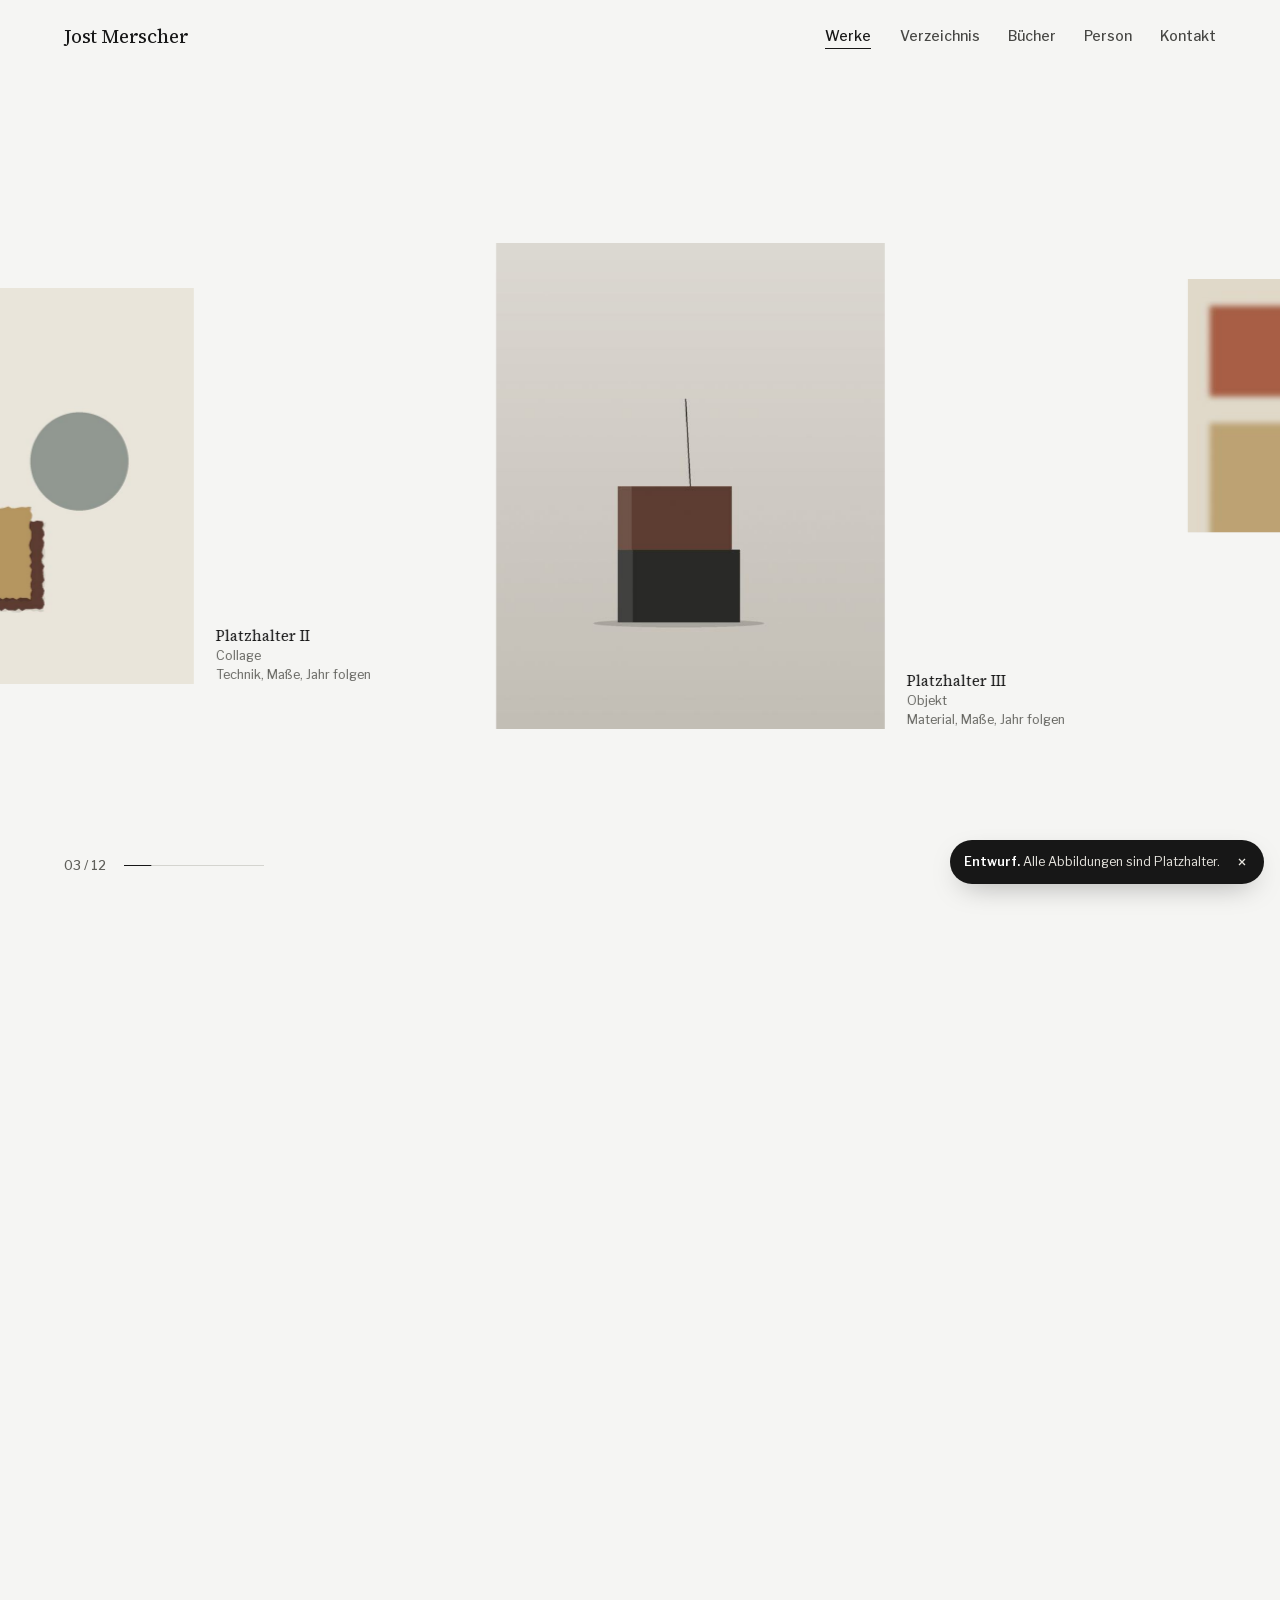
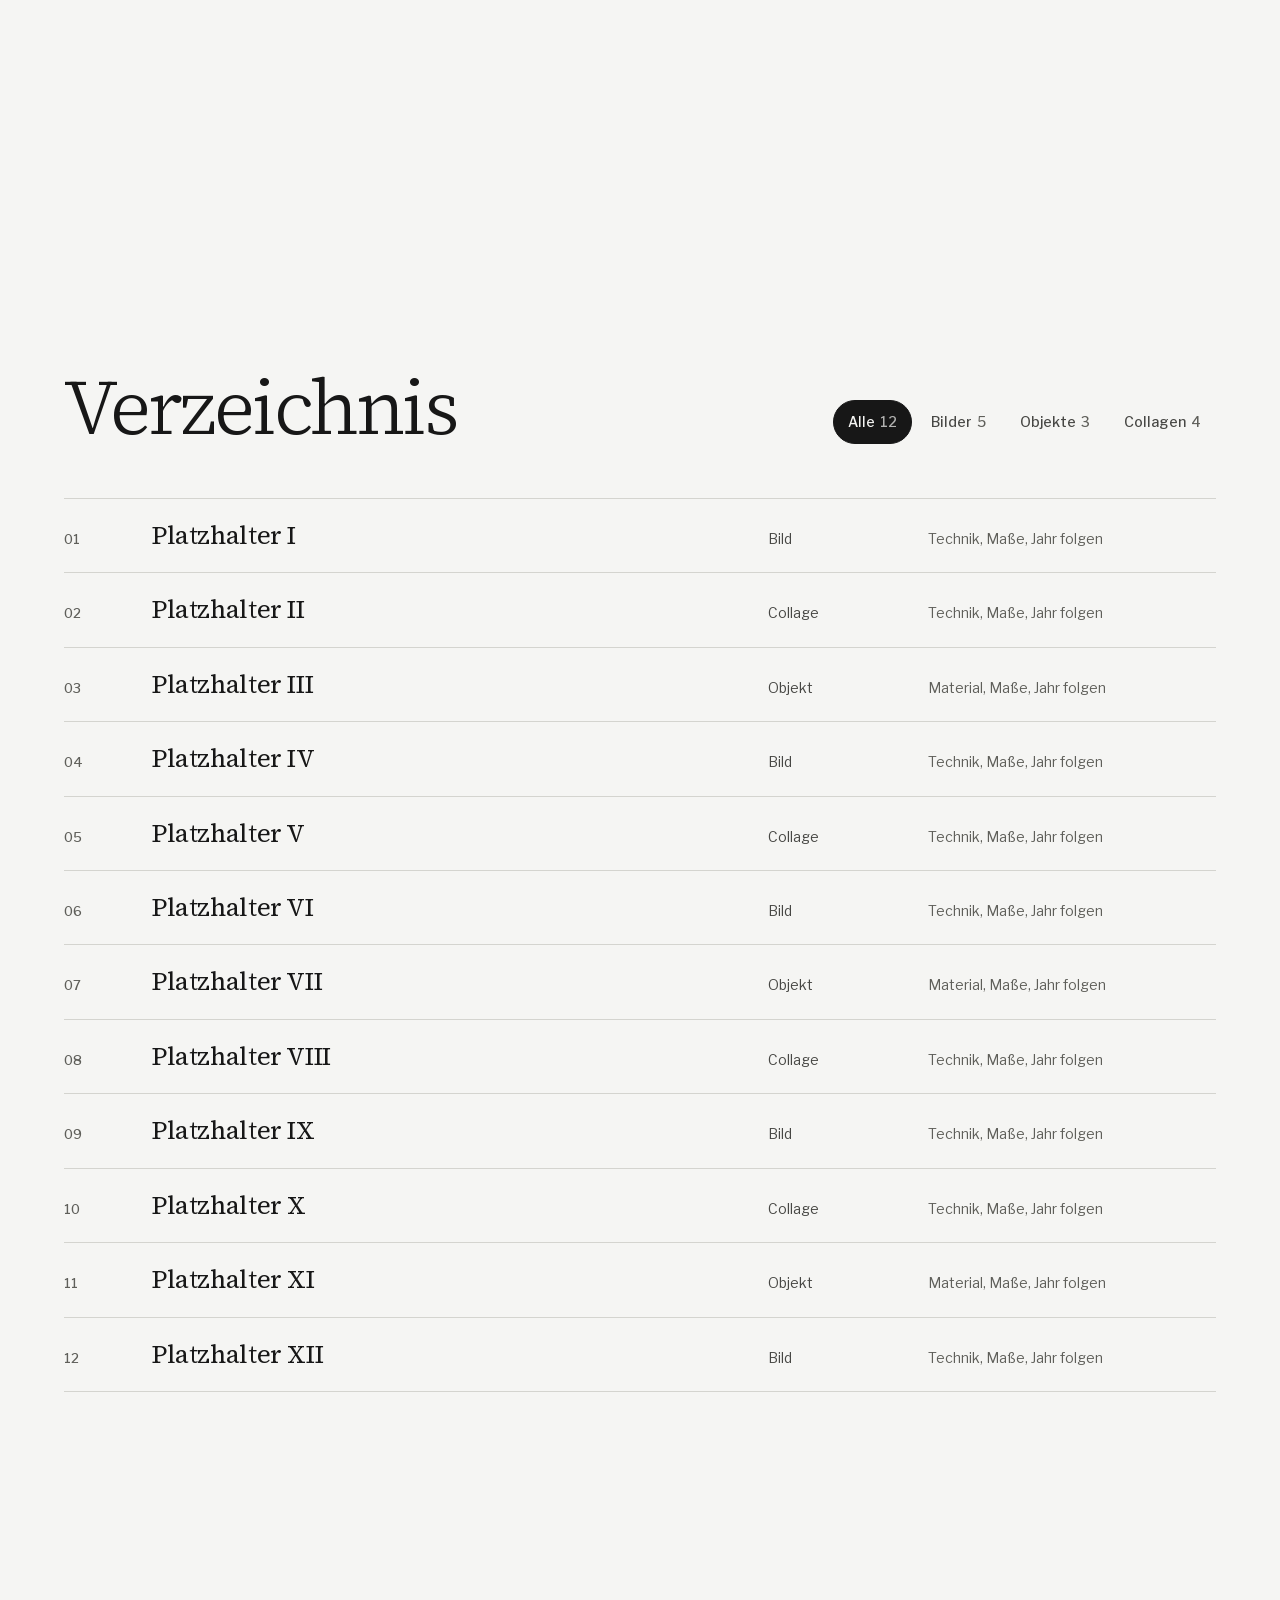
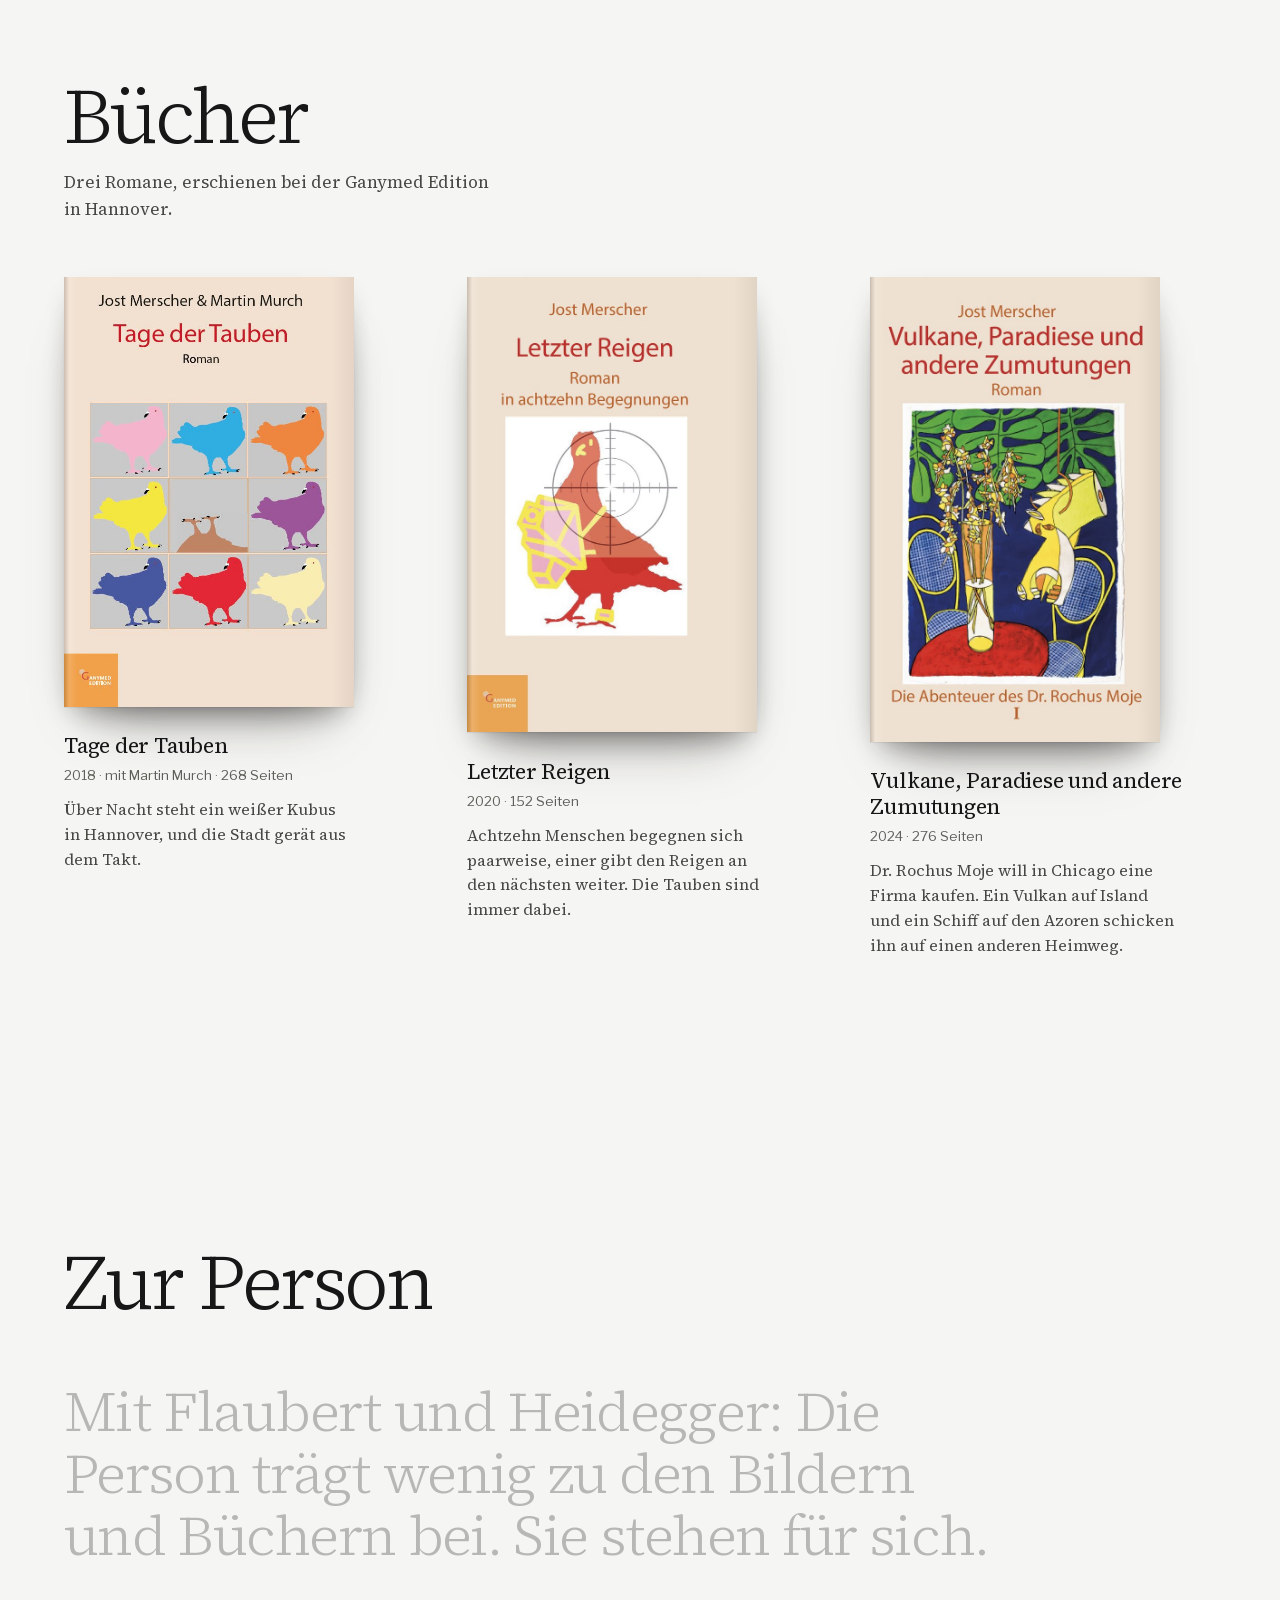
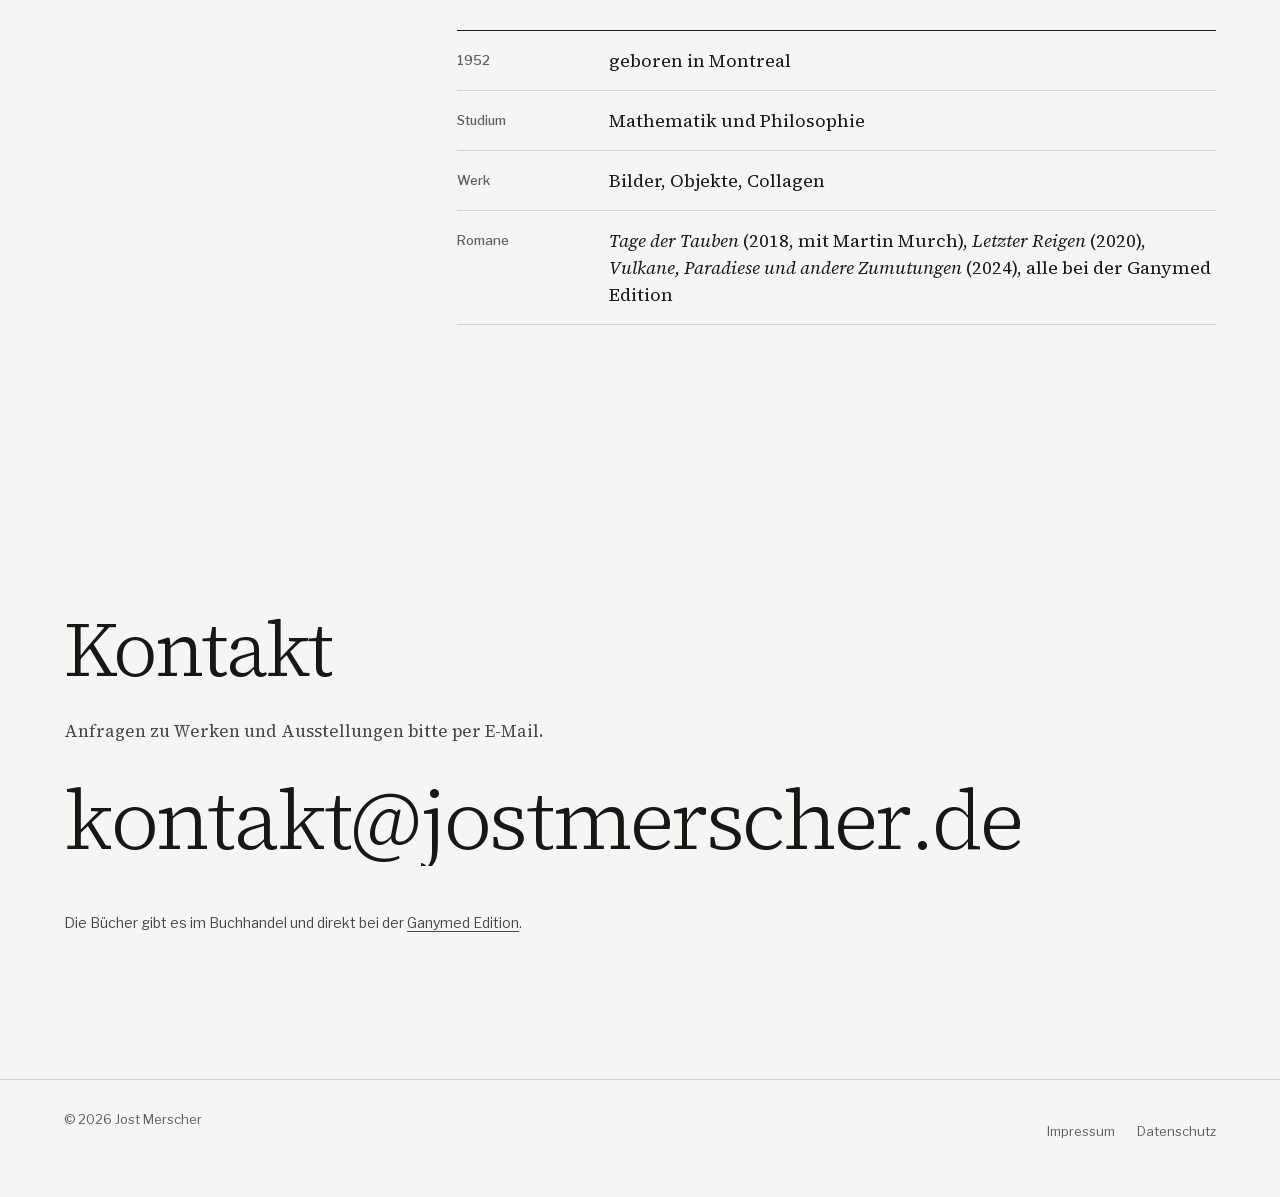
<file: index.html>
<!doctype html>
<html lang="de" data-type="service" data-room="wand">
<head>
<meta charset="utf-8">
<meta name="viewport" content="width=device-width, initial-scale=1">
<title>Jost Merscher – Bilder, Objekte, Collagen, Romane</title>
<meta name="description" content="Jost Merscher, geboren 1952 in Montreal, Studium der Mathematik und Philosophie. Bilder, Objekte und Collagen sowie drei Romane bei der Ganymed Edition.">
<link rel="canonical" href="https://www.jostmerscher.de/">
<!-- Entwurf: bis zum Livegang mit echten Werken nicht in Suchmaschinen. Zum Start diese Zeile entfernen und Sitemap in robots.txt wieder eintragen. -->
<meta name="robots" content="noindex, nofollow">
<meta name="page-type" content="service">
<meta name="site-kind" content="other">
<meta name="theme-color" content="#f5f5f3">
<meta property="og:type" content="website">
<meta property="og:site_name" content="Jost Merscher">
<meta property="og:title" content="Jost Merscher – Bilder, Objekte, Collagen, Romane">
<meta property="og:description" content="Bilder, Objekte und Collagen. Romane bei der Ganymed Edition.">
<meta property="og:url" content="https://www.jostmerscher.de/">
<meta property="og:image" content="https://www.jostmerscher.de/assets/share.jpg">
<meta name="twitter:card" content="summary_large_image">
<link rel="icon" href="assets/icon.svg" type="image/svg+xml">
<link rel="preload" href="assets/fonts/source-serif-4-latin.woff2" as="font" type="font/woff2" crossorigin>
<link rel="stylesheet" href="assets/site.css?v=26">
<script>
  /* Vor dem ersten Bild: JS-Klasse und, beim ersten Besuch der Sitzung, die Eroeffnung */
  (function () {
    var d = document.documentElement; d.classList.add('js');
    var calm = matchMedia('(prefers-reduced-motion: reduce)').matches, seen = false;
    try { seen = sessionStorage.getItem('jm-intro') === '1'; } catch (e) {}
    if (!calm && !seen) { d.classList.add('intro'); setTimeout(function () { d.classList.remove('intro'); }, 4000); }
  })();
</script>
<script type="application/ld+json">
{
  "@context": "https://schema.org",
  "@type": "Person",
  "@id": "https://www.jostmerscher.de/#person",
  "name": "Jost Merscher",
  "url": "https://www.jostmerscher.de/",
  "birthDate": "1952",
  "birthPlace": { "@type": "Place", "name": "Montreal, Kanada" },
  "jobTitle": "Bildender Künstler und Autor",
  "knowsAbout": ["Malerei", "Objektkunst", "Collage", "Literatur"],
  "sameAs": ["https://www.ganymed-edition.de/autoren-bei-ganymed/jost-merscher/"],
  "workExample": [
    { "@type": "Book", "name": "Tage der Tauben", "author": [{ "@id": "https://www.jostmerscher.de/#person" }, { "@type": "Person", "name": "Martin Murch" }], "datePublished": "2018", "isbn": "978-3-946223-65-8", "numberOfPages": 268, "bookFormat": "https://schema.org/Hardcover", "inLanguage": "de", "publisher": { "@type": "Organization", "name": "Ganymed Edition" }, "url": "https://www.ganymed-edition.de/buch-infos/tage-der-tauben/" },
    { "@type": "Book", "name": "Letzter Reigen", "alternativeHeadline": "Roman in achtzehn Begegnungen", "author": { "@id": "https://www.jostmerscher.de/#person" }, "datePublished": "2020", "isbn": "978-3-946223-85-6", "numberOfPages": 152, "bookFormat": "https://schema.org/Hardcover", "inLanguage": "de", "publisher": { "@type": "Organization", "name": "Ganymed Edition" }, "url": "https://www.ganymed-edition.de/buch-infos/letzter-reigen/" },
    { "@type": "Book", "name": "Vulkane, Paradiese und andere Zumutungen", "alternativeHeadline": "Die Abenteuer des Dr. Rochus Moje I", "author": { "@id": "https://www.jostmerscher.de/#person" }, "datePublished": "2024", "isbn": "978-3-949815-00-3", "numberOfPages": 276, "bookFormat": "https://schema.org/Hardcover", "inLanguage": "de", "publisher": { "@type": "Organization", "name": "Ganymed Edition" }, "url": "https://www.ganymed-edition.de/buch-infos/vulkane-paradiese/" }
  ]
}
</script>
</head>
<body>
<!-- Version 2 · 25.11.2026 · Leitidee: die Website als Gang durch eine Ausstellung.
     Eingangswand mit Wandtext, die Hängung als Wand, an der man entlanggeht (alle Werke auf einer Mittellinie),
     Werkverzeichnis, dann Räume mit eigener Wandfarbe: Bibliothek (Bücher), Abend (Person, Kontakt).
     Bewegung: Eröffnung (Rahmen zeichnet sich, Werk wird sichtbar, Name steigt auf), Werke werden beim Vorbeigehen „gehängt“,
     das Werk wandert von der Wand in die Vollansicht und zurück, Räume wechseln die Wandfarbe. -->
<a class="skip" href="#inhalt">Zum Inhalt springen</a>

<header class="site-header">
  <div class="bar">
    <a class="brand" href="#top" data-intro="fade">Jost Merscher</a>
    <nav class="nav" aria-label="Hauptnavigation" data-intro="fade">
      <a href="#werke">Werke</a>
      <a href="#verzeichnis">Verzeichnis</a>
      <a href="#buecher">Bücher</a>
      <a href="#person">Person</a>
      <a href="#kontakt">Kontakt</a>
    </nav>
  </div>
</header>

<main id="inhalt">
  <!-- Die Wand. Desktop: man scrollt nach unten und geht an der Wand entlang. Telefon und ohne Skript: untereinander. -->
  <section class="wall" id="werke" data-room="wand" aria-label="Werke">
    <span id="top" class="anchor-top"></span>
    <div class="wall-sticky">
      <div class="wall-track" id="track">
        <div class="wall-intro">
          <h1 class="title" id="name" aria-label="Jost Merscher"><span class="line"><span class="word" aria-hidden="true">Jost</span></span><span class="line"><span class="word" aria-hidden="true">Merscher</span></span></h1>
          <div class="wall-text" data-intro="fade">
            <p class="lead">Bilder, Objekte, Collagen. Und Romane.</p>
            <p class="small">Geboren 1952 in Montreal. Studium der Mathematik und Philosophie.</p>
          </div>
          <a class="walk-hint" href="#verzeichnis" data-intro="fade"><span>Entlang der Wand</span>
            <svg viewBox="0 0 40 12" fill="none" stroke="currentColor" stroke-width="1.2" aria-hidden="true"><path d="M0 6h38M33 1l5 5-5 5"/></svg></a>
        </div>

        <!-- Je Werk: --h Höhe auf der Wand (vh), --gap Abstand davor (vw). Dateien in assets/works: -800, -1200 und groß. -->
        <figure class="hang" data-cat="bild" style="--ar:.789;--h:66;--gap:4">
          <a class="art" href="assets/works/werk-01.jpg" data-cursor="Ansehen">
            <img src="assets/works/werk-01-1200.jpg" srcset="assets/works/werk-01-800.jpg 632w, assets/works/werk-01-1200.jpg 947w" sizes="(min-width: 900px) 45vw, 86vw" width="947" height="1200" alt="Platzhalter für ein Bild: Farbfelder in Ocker, Grau und Braun" fetchpriority="high">
          </a>
          <figcaption class="label"><b>Platzhalter I</b><span>Bild</span><span>Technik, Maße, Jahr folgen</span></figcaption>
        </figure>
        <figure class="hang" data-cat="collage" style="--ar:1;--h:44;--gap:9">
          <a class="art" href="assets/works/werk-02.jpg" data-cursor="Ansehen"><img src="assets/works/werk-02-1200.jpg" srcset="assets/works/werk-02-800.jpg 800w, assets/works/werk-02-1200.jpg 1200w" sizes="(min-width: 900px) 45vw, 86vw" width="1200" height="1200" loading="lazy" alt="Platzhalter für eine Collage: gerissene Papiere in Grau und Ocker mit grauem Kreis"></a>
          <figcaption class="label"><b>Platzhalter II</b><span>Collage</span><span>Technik, Maße, Jahr folgen</span></figcaption>
        </figure>
        <figure class="hang" data-cat="objekt" style="--ar:.8;--h:54;--gap:8">
          <a class="art" href="assets/works/werk-03.jpg" data-cursor="Ansehen"><img src="assets/works/werk-03-1200.jpg" srcset="assets/works/werk-03-800.jpg 640w, assets/works/werk-03-1200.jpg 960w" sizes="(min-width: 900px) 45vw, 86vw" width="960" height="1200" loading="lazy" alt="Platzhalter für ein Objekt: zwei gestapelte Blöcke mit dünnem Stab"></a>
          <figcaption class="label"><b>Platzhalter III</b><span>Objekt</span><span>Material, Maße, Jahr folgen</span></figcaption>
        </figure>
        <figure class="hang" data-cat="bild" style="--ar:1.357;--h:46;--gap:8">
          <a class="art" href="assets/works/werk-04.jpg" data-cursor="Ansehen"><img src="assets/works/werk-04-1200.jpg" srcset="assets/works/werk-04-800.jpg 800w, assets/works/werk-04-1200.jpg 1200w" sizes="(min-width: 900px) 45vw, 86vw" width="1200" height="884" loading="lazy" alt="Platzhalter für ein Bild: Farbfelder in Oxidrot und Ocker"></a>
          <figcaption class="label"><b>Platzhalter IV</b><span>Bild</span><span>Technik, Maße, Jahr folgen</span></figcaption>
        </figure>
        <figure class="hang" data-cat="collage" style="--ar:.757;--h:60;--gap:9">
          <a class="art" href="assets/works/werk-05.jpg" data-cursor="Ansehen"><img src="assets/works/werk-05-1200.jpg" srcset="assets/works/werk-05-800.jpg 605w, assets/works/werk-05-1200.jpg 908w" sizes="(min-width: 900px) 45vw, 86vw" width="908" height="1200" loading="lazy" alt="Platzhalter für eine Collage: helle Papiere mit dunklem Kreis und braunem Winkel"></a>
          <figcaption class="label"><b>Platzhalter V</b><span>Collage</span><span>Technik, Maße, Jahr folgen</span></figcaption>
        </figure>
        <figure class="hang" data-cat="bild" style="--ar:1;--h:40;--gap:8">
          <a class="art" href="assets/works/werk-06.jpg" data-cursor="Ansehen"><img src="assets/works/werk-06-1200.jpg" srcset="assets/works/werk-06-800.jpg 800w, assets/works/werk-06-1200.jpg 1200w" sizes="(min-width: 900px) 45vw, 86vw" width="1200" height="1200" loading="lazy" alt="Platzhalter für ein Bild: zwei braune Farbfelder"></a>
          <figcaption class="label"><b>Platzhalter VI</b><span>Bild</span><span>Technik, Maße, Jahr folgen</span></figcaption>
        </figure>
        <figure class="hang" data-cat="objekt" style="--ar:1.231;--h:44;--gap:9">
          <a class="art" href="assets/works/werk-07.jpg" data-cursor="Ansehen"><img src="assets/works/werk-07-1200.jpg" srcset="assets/works/werk-07-800.jpg 800w, assets/works/werk-07-1200.jpg 1200w" sizes="(min-width: 900px) 45vw, 86vw" width="1200" height="975" loading="lazy" alt="Platzhalter für ein Objekt: drei gestapelte Blöcke vor grauem Grund"></a>
          <figcaption class="label"><b>Platzhalter VII</b><span>Objekt</span><span>Material, Maße, Jahr folgen</span></figcaption>
        </figure>
        <figure class="hang" data-cat="collage" style="--ar:1.407;--h:48;--gap:8">
          <a class="art" href="assets/works/werk-08.jpg" data-cursor="Ansehen"><img src="assets/works/werk-08-1200.jpg" srcset="assets/works/werk-08-800.jpg 800w, assets/works/werk-08-1200.jpg 1200w" sizes="(min-width: 900px) 45vw, 86vw" width="1200" height="853" loading="lazy" alt="Platzhalter für eine Collage: Papiere in Schwarz, Ocker und Rot mit dunklem Kreis"></a>
          <figcaption class="label"><b>Platzhalter VIII</b><span>Collage</span><span>Technik, Maße, Jahr folgen</span></figcaption>
        </figure>
        <figure class="hang" data-cat="bild" style="--ar:.75;--h:62;--gap:9">
          <a class="art" href="assets/works/werk-09.jpg" data-cursor="Ansehen"><img src="assets/works/werk-09-1200.jpg" srcset="assets/works/werk-09-800.jpg 600w, assets/works/werk-09-1200.jpg 900w" sizes="(min-width: 900px) 45vw, 86vw" width="900" height="1200" loading="lazy" alt="Platzhalter für ein Bild: Farbfelder in Rot, Grau und Grüngrau"></a>
          <figcaption class="label"><b>Platzhalter IX</b><span>Bild</span><span>Technik, Maße, Jahr folgen</span></figcaption>
        </figure>
        <figure class="hang" data-cat="collage" style="--ar:1;--h:38;--gap:8">
          <a class="art" href="assets/works/werk-10.jpg" data-cursor="Ansehen"><img src="assets/works/werk-10-1200.jpg" srcset="assets/works/werk-10-800.jpg 800w, assets/works/werk-10-1200.jpg 1200w" sizes="(min-width: 900px) 45vw, 86vw" width="1200" height="1200" loading="lazy" alt="Platzhalter für eine Collage: schwarzes und ockerfarbenes Papier mit braunem Kreis"></a>
          <figcaption class="label"><b>Platzhalter X</b><span>Collage</span><span>Technik, Maße, Jahr folgen</span></figcaption>
        </figure>
        <figure class="hang" data-cat="objekt" style="--ar:.778;--h:56;--gap:9">
          <a class="art" href="assets/works/werk-11.jpg" data-cursor="Ansehen"><img src="assets/works/werk-11-1200.jpg" srcset="assets/works/werk-11-800.jpg 622w, assets/works/werk-11-1200.jpg 933w" sizes="(min-width: 900px) 45vw, 86vw" width="933" height="1200" loading="lazy" alt="Platzhalter für ein Objekt: hoher Stapel aus Blöcken"></a>
          <figcaption class="label"><b>Platzhalter XI</b><span>Objekt</span><span>Material, Maße, Jahr folgen</span></figcaption>
        </figure>
        <figure class="hang" data-cat="bild" style="--ar:1.6;--h:42;--gap:9">
          <a class="art" href="assets/works/werk-12.jpg" data-cursor="Ansehen"><img src="assets/works/werk-12-1200.jpg" srcset="assets/works/werk-12-800.jpg 800w, assets/works/werk-12-1200.jpg 1200w" sizes="(min-width: 900px) 45vw, 86vw" width="1200" height="750" loading="lazy" alt="Platzhalter für ein Bild: Farbfelder in Braungrau und Grüngrau"></a>
          <figcaption class="label"><b>Platzhalter XII</b><span>Bild</span><span>Technik, Maße, Jahr folgen</span></figcaption>
        </figure>

        <div class="wall-end">
          <p>Alle Werke, nach Art geordnet, stehen im Verzeichnis.</p>
          <a class="text-link" href="#verzeichnis"><span>Zum Verzeichnis</span>
            <svg viewBox="0 0 14 14" fill="none" stroke="currentColor" stroke-width="1.3" aria-hidden="true"><path d="M7 2v10M2.5 7.5 7 12l4.5-4.5"/></svg></a>
        </div>
      </div>

      <div class="wall-meter" aria-hidden="true">
        <span class="meter-count"><span id="meter-now">00</span> / <span id="meter-all">12</span></span>
        <span class="meter-line"><span id="meter-fill"></span></span>
      </div>
    </div>
  </section>

  <section class="index" id="verzeichnis" data-room="wand" aria-labelledby="verzeichnis-h">
    <div class="wrap">
      <div class="section-head">
        <h2 id="verzeichnis-h" data-rise>Verzeichnis</h2>
        <div class="filter" role="group" aria-label="Verzeichnis filtern">
          <button type="button" aria-pressed="true" data-filter="alle">Alle<span class="count"></span></button>
          <button type="button" aria-pressed="false" data-filter="bild">Bilder<span class="count"></span></button>
          <button type="button" aria-pressed="false" data-filter="objekt">Objekte<span class="count"></span></button>
          <button type="button" aria-pressed="false" data-filter="collage">Collagen<span class="count"></span></button>
        </div>
      </div>
      <!-- Die Zeilen baut site.js aus den Werken der Wand; ohne Skript bleibt die Wand die Liste. -->
      <ol class="rows" id="rows" aria-label="Werkverzeichnis"></ol>
    </div>
    <div class="peek" aria-hidden="true"><img src="assets/works/werk-01-800.jpg" alt="" width="632" height="800"></div>
  </section>

  <section class="library" id="buecher" data-room="bibliothek" aria-labelledby="buecher-h">
    <div class="wrap">
      <div class="section-head">
        <div>
          <h2 id="buecher-h" data-rise>Bücher</h2>
          <p class="section-note">Drei Romane, erschienen bei der Ganymed Edition in Hannover.</p>
        </div>
      </div>
      <ul class="books">
        <li class="book" style="--i:0">
          <a class="book3d" href="https://www.ganymed-edition.de/buch-infos/tage-der-tauben/" aria-label="Tage der Tauben beim Verlag ansehen" style="--ba:570/845">
            <span class="pages" aria-hidden="true"><span class="leaf">Leseprobe und Bestellung beim Verlag</span></span>
            <span class="cover" aria-hidden="true"><img src="assets/books/tauben.jpg" width="570" height="845" alt="" loading="lazy"></span>
          </a>
          <div class="book-info">
            <h3>Tage der Tauben</h3>
            <p class="book-meta">2018 · mit Martin Murch · 268 Seiten</p>
            <p class="book-text">Über Nacht steht ein weißer Kubus in Hannover, und die Stadt gerät aus dem Takt.</p>
          </div>
        </li>
        <li class="book" style="--i:1">
          <a class="book3d" href="https://www.ganymed-edition.de/buch-infos/letzter-reigen/" aria-label="Letzter Reigen beim Verlag ansehen" style="--ba:640/1005">
            <span class="pages" aria-hidden="true"><span class="leaf">Leseprobe und Bestellung beim Verlag</span></span>
            <span class="cover" aria-hidden="true"><img src="assets/books/reigen.jpg" width="640" height="1005" alt="" loading="lazy"></span>
          </a>
          <div class="book-info">
            <h3>Letzter Reigen</h3>
            <p class="book-meta">2020 · 152 Seiten</p>
            <p class="book-text">Achtzehn Menschen begegnen sich paarweise, einer gibt den Reigen an den nächsten weiter. Die Tauben sind immer dabei.</p>
          </div>
        </li>
        <li class="book" style="--i:2">
          <a class="book3d" href="https://www.ganymed-edition.de/buch-infos/vulkane-paradiese/" aria-label="Vulkane, Paradiese und andere Zumutungen beim Verlag ansehen" style="--ba:640/1026">
            <span class="pages" aria-hidden="true"><span class="leaf">Leseprobe und Bestellung beim Verlag</span></span>
            <span class="cover" aria-hidden="true"><img src="assets/books/vulkane.jpg" width="640" height="1026" alt="" loading="lazy"></span>
          </a>
          <div class="book-info">
            <h3>Vulkane, Paradiese und andere Zumutungen</h3>
            <p class="book-meta">2024 · 276 Seiten</p>
            <p class="book-text">Dr. Rochus Moje will in Chicago eine Firma kaufen. Ein Vulkan auf Island und ein Schiff auf den Azoren schicken ihn auf einen anderen Heimweg.</p>
          </div>
        </li>
      </ul>
    </div>
  </section>

  <section class="person" id="person" data-room="abend" aria-labelledby="person-h">
    <div class="wrap">
      <h2 id="person-h" data-rise>Zur Person</h2>
      <p class="statement" data-words>Mit Flaubert und Heidegger: Die Person trägt wenig zu den Bildern und Büchern bei. Sie stehen für sich.</p>
      <dl class="facts">
        <div><dt>1952</dt><dd>geboren in Montreal</dd></div>
        <div><dt>Studium</dt><dd>Mathematik und Philosophie</dd></div>
        <div><dt>Werk</dt><dd>Bilder, Objekte, Collagen</dd></div>
        <div><dt>Romane</dt><dd><i>Tage der Tauben</i> (2018, mit Martin Murch), <i>Letzter Reigen</i> (2020), <i>Vulkane, Paradiese und andere Zumutungen</i> (2024), alle bei der Ganymed Edition</dd></div>
      </dl>
    </div>
  </section>

  <section class="contact" id="kontakt" data-room="abend" aria-labelledby="kontakt-h">
    <div class="wrap">
      <h2 id="kontakt-h" data-rise>Kontakt</h2>
      <p class="contact-note">Anfragen zu Werken und Ausstellungen bitte per E-Mail.</p>
      <a class="mail" href="mailto:kontakt@jostmerscher.de" data-roll>kontakt@jostmerscher.de</a>
      <p class="contact-side">Die Bücher gibt es im Buchhandel und direkt bei der <a href="https://www.ganymed-edition.de/autoren-bei-ganymed/jost-merscher/">Ganymed Edition</a>.</p>
    </div>
  </section>
</main>

<footer class="site-footer" data-room="abend">
  <div class="wrap">
    <span>© 2026 Jost Merscher</span>
    <nav aria-label="Rechtliches">
      <a href="impressum.html">Impressum</a>
      <a href="datenschutz.html">Datenschutz</a>
    </nav>
  </div>
</footer>

<div class="draft" role="note"><span><strong>Entwurf.</strong> Alle Abbildungen sind Platzhalter.</span><button type="button" aria-label="Hinweis ausblenden">
  <svg viewBox="0 0 12 12" fill="none" stroke="currentColor" stroke-width="1.3" aria-hidden="true"><path d="M3 3l6 6M9 3 3 9"/></svg></button></div>

<div class="cursor" aria-hidden="true"><span></span></div>

<dialog class="viewer" id="viewer" aria-label="Werkansicht">
  <div class="viewer-bg"></div>
  <div class="viewer-top">
    <span class="viewer-count" aria-live="polite"></span>
    <button class="icon-btn viewer-close" type="button" aria-label="Ansicht schließen">
      <svg viewBox="0 0 20 20" fill="none" stroke="currentColor" stroke-width="1.4" aria-hidden="true"><path d="M5 5l10 10M15 5 5 15"/></svg>
    </button>
  </div>
  <div class="viewer-stage">
    <img class="viewer-img" src="assets/works/werk-01-1200.jpg" alt="" width="947" height="1200">
  </div>
  <div class="viewer-bottom">
    <div class="viewer-caption"><h3></h3><p></p></div>
    <div class="viewer-nav">
      <button class="icon-btn viewer-prev" type="button" aria-label="Vorheriges Werk">
        <svg viewBox="0 0 20 20" fill="none" stroke="currentColor" stroke-width="1.4" aria-hidden="true"><path d="M12.5 4.5 7 10l5.5 5.5"/></svg>
      </button>
      <button class="icon-btn viewer-next" type="button" aria-label="Nächstes Werk">
        <svg viewBox="0 0 20 20" fill="none" stroke="currentColor" stroke-width="1.4" aria-hidden="true"><path d="M7.5 4.5 13 10l-5.5 5.5"/></svg>
      </button>
    </div>
  </div>
</dialog>

<svg class="intro-frame" aria-hidden="true"><rect x="0.5" y="0.5" fill="none" stroke="currentColor" stroke-width="1" vector-effect="non-scaling-stroke"/></svg>

<script src="assets/site.js?v=26" defer></script>
</body>
</html>
</file>
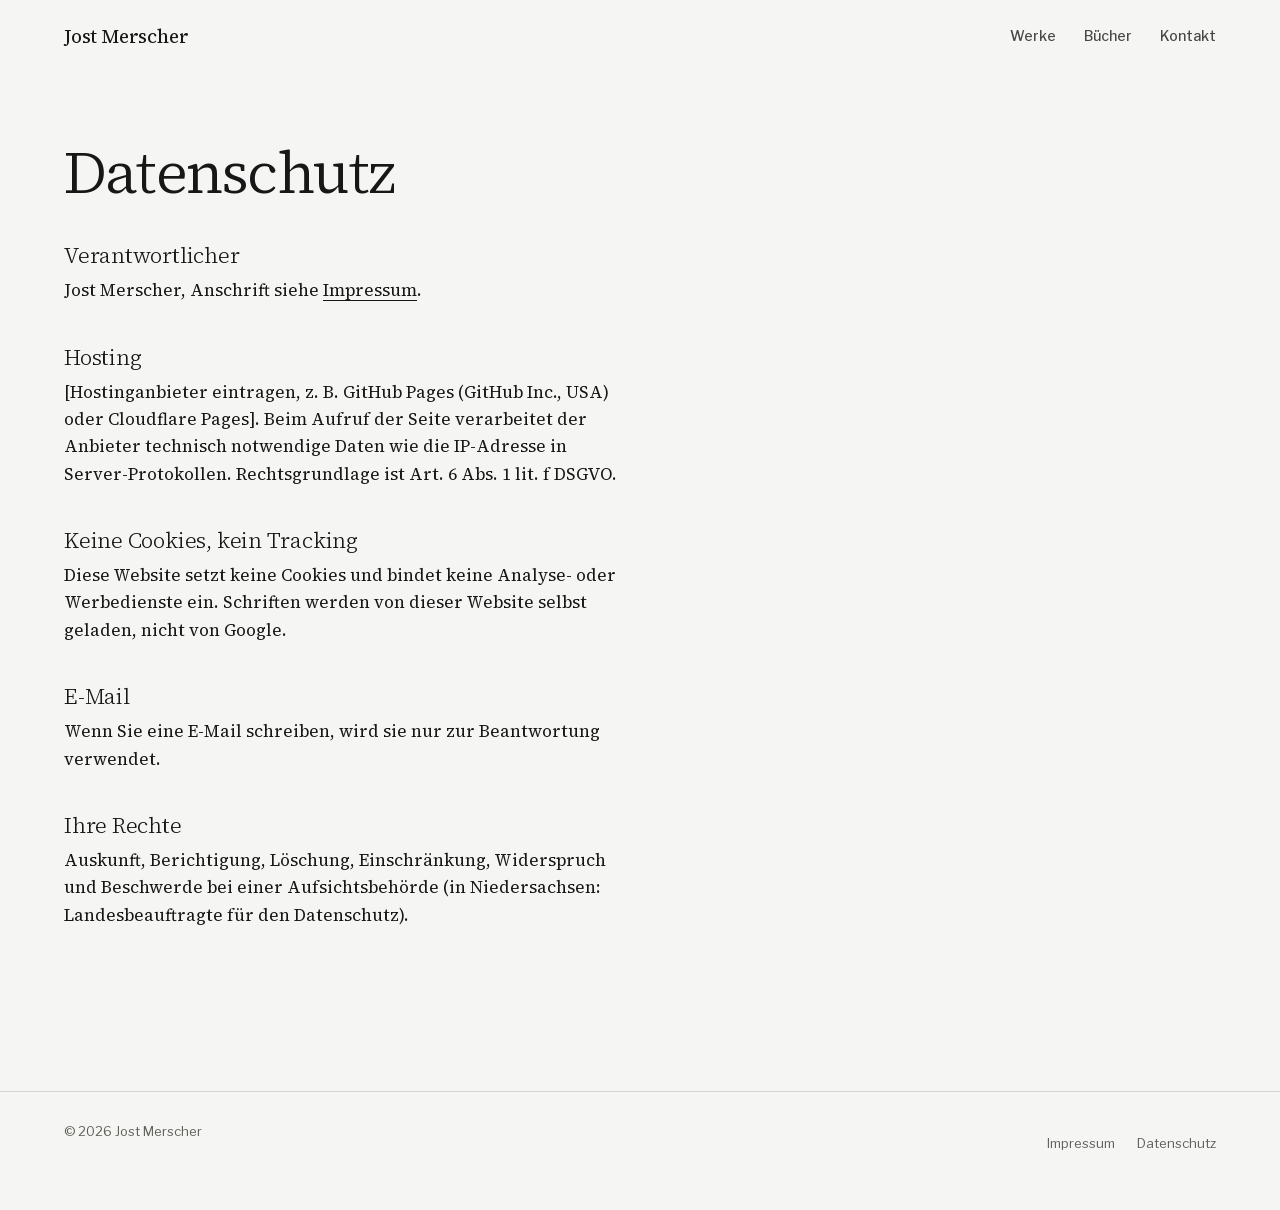
<file: datenschutz.html>
<!doctype html>
<html lang="de">
<head>
<meta charset="utf-8">
<meta name="viewport" content="width=device-width, initial-scale=1">
<title>Datenschutz – Jost Merscher</title>
<meta name="robots" content="noindex">
<link rel="icon" href="assets/icon.svg" type="image/svg+xml">
<link rel="stylesheet" href="assets/site.css?v=24">
<style>.legal{max-width:62ch}.legal p{margin:0 0 1.1em}.legal-h{font-size:1.35rem;letter-spacing:-.01em;margin:2em 0 .5em}</style>
</head>
<body>
<header class="site-header is-solid"><div class="bar"><a class="brand" href="index.html">Jost Merscher</a><nav class="nav" aria-label="Hauptnavigation"><a href="index.html#werke">Werke</a><a href="index.html#buecher">Bücher</a><a href="index.html#kontakt">Kontakt</a></nav></div></header>
<main>
  <section>
    <div class="wrap">
      <h1 style="margin:0;font-weight:360;font-size:clamp(2.4rem,4.6vw,4rem);letter-spacing:-.03em;line-height:1">Datenschutz</h1>
      <div class="legal">
        <h2 class="legal-h">Verantwortlicher</h2><p>Jost Merscher, Anschrift siehe <a href="impressum.html">Impressum</a>.</p>
        <h2 class="legal-h">Hosting</h2><p>[Hostinganbieter eintragen, z. B. GitHub Pages (GitHub Inc., USA) oder Cloudflare Pages]. Beim Aufruf der Seite verarbeitet der Anbieter technisch notwendige Daten wie die IP-Adresse in Server-Protokollen. Rechtsgrundlage ist Art. 6 Abs. 1 lit. f DSGVO.</p>
        <h2 class="legal-h">Keine Cookies, kein Tracking</h2><p>Diese Website setzt keine Cookies und bindet keine Analyse- oder Werbedienste ein. Schriften werden von dieser Website selbst geladen, nicht von Google.</p>
        <h2 class="legal-h">E-Mail</h2><p>Wenn Sie eine E-Mail schreiben, wird sie nur zur Beantwortung verwendet.</p>
        <h2 class="legal-h">Ihre Rechte</h2><p>Auskunft, Berichtigung, Löschung, Einschränkung, Widerspruch und Beschwerde bei einer Aufsichtsbehörde (in Niedersachsen: Landesbeauftragte für den Datenschutz).</p>
      </div>
    </div>
  </section>
</main>
<footer class="site-footer"><div class="wrap"><span>© 2026 Jost Merscher</span><nav aria-label="Rechtliches"><a href="impressum.html">Impressum</a><a href="datenschutz.html">Datenschutz</a></nav></div></footer>
</body>
</html>
</file>
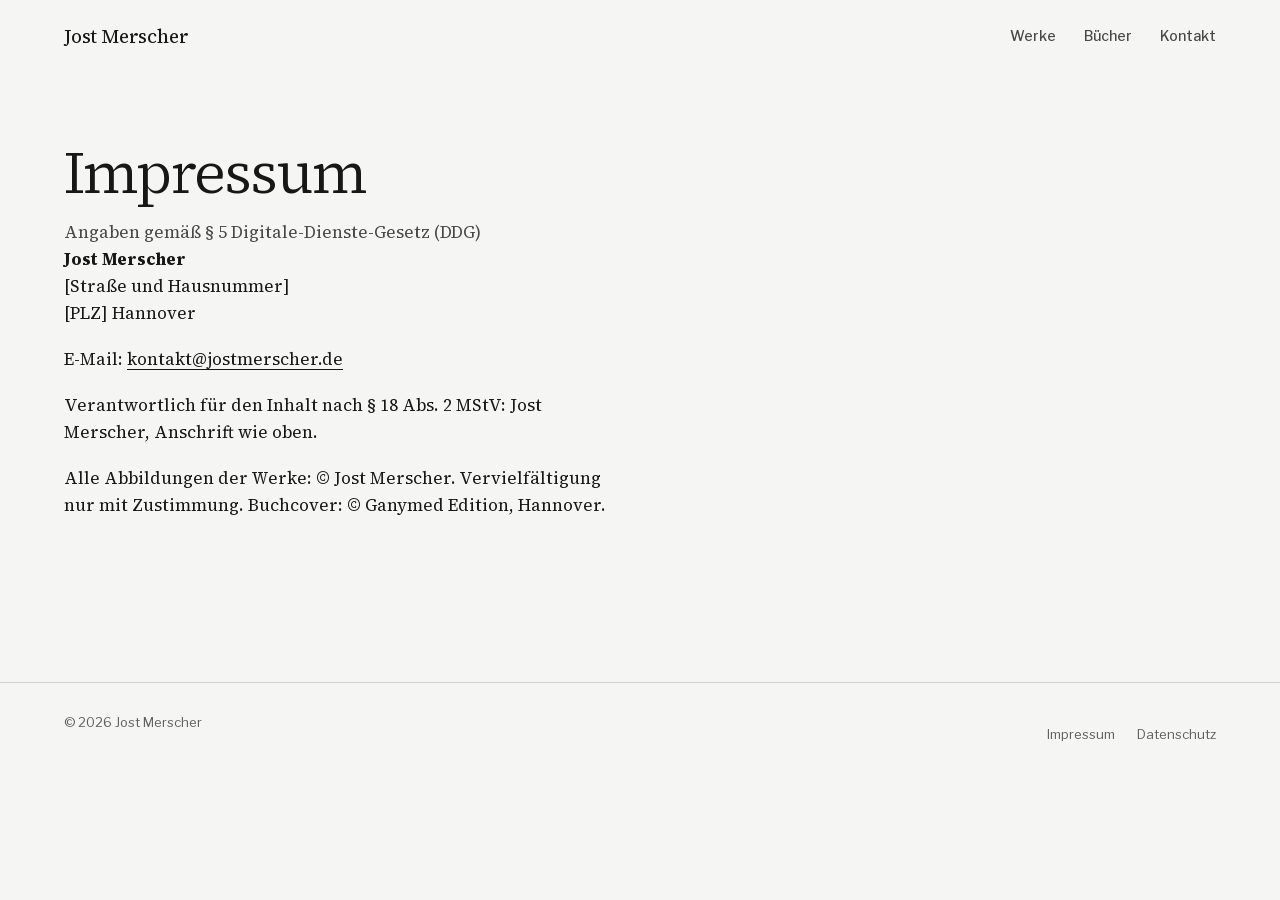
<file: impressum.html>
<!doctype html>
<html lang="de">
<head>
<meta charset="utf-8">
<meta name="viewport" content="width=device-width, initial-scale=1">
<title>Impressum – Jost Merscher</title>
<meta name="robots" content="noindex">
<link rel="icon" href="assets/icon.svg" type="image/svg+xml">
<link rel="stylesheet" href="assets/site.css?v=24">
<style>.legal{max-width:62ch}.legal p{margin:0 0 1.1em}.legal-h{font-size:1.35rem;letter-spacing:-.01em;margin:2em 0 .5em}</style>
</head>
<body>
<header class="site-header is-solid"><div class="bar"><a class="brand" href="index.html">Jost Merscher</a><nav class="nav" aria-label="Hauptnavigation"><a href="index.html#werke">Werke</a><a href="index.html#buecher">Bücher</a><a href="index.html#kontakt">Kontakt</a></nav></div></header>
<main>
  <section>
    <div class="wrap">
      <h1 style="margin:0;font-weight:360;font-size:clamp(2.4rem,4.6vw,4rem);letter-spacing:-.03em;line-height:1">Impressum</h1>
      <p class="section-note">Angaben gemäß § 5 Digitale-Dienste-Gesetz (DDG)</p>
      <div class="legal">
        <p><strong>Jost Merscher</strong><br>[Straße und Hausnummer]<br>[PLZ] Hannover</p>
        <p>E-Mail: <a href="mailto:kontakt@jostmerscher.de">kontakt@jostmerscher.de</a></p>
        <p>Verantwortlich für den Inhalt nach § 18 Abs. 2 MStV: Jost Merscher, Anschrift wie oben.</p>
        <p>Alle Abbildungen der Werke: © Jost Merscher. Vervielfältigung nur mit Zustimmung. Buchcover: © Ganymed Edition, Hannover.</p>
      </div>
    </div>
  </section>
</main>
<footer class="site-footer"><div class="wrap"><span>© 2026 Jost Merscher</span><nav aria-label="Rechtliches"><a href="impressum.html">Impressum</a><a href="datenschutz.html">Datenschutz</a></nav></div></footer>
</body>
</html>
</file>
<file: assets/site.css>
/* Jost Merscher – Version 2
   Leitidee: ein Gang durch eine Ausstellung. Eingangswand, Hängung, Verzeichnis, dann Räume mit eigener Wandfarbe.
   Schriften: Source Serif 4 (Wandtext, Titel), Libre Franklin (Schildchen, Bedienung). Beide SIL OFL, lokal. */

@font-face { font-family: "Source Serif 4"; font-style: normal; font-weight: 200 900; font-display: swap;
  src: url("fonts/source-serif-4-latin.woff2") format("woff2");
  unicode-range: U+0000-00FF, U+0131, U+0152-0153, U+02BB-02BC, U+02C6, U+02DA, U+02DC, U+0304, U+0308, U+0329, U+2000-206F, U+20AC, U+2122, U+2191, U+2193, U+2212, U+2215, U+FEFF, U+FFFD; }
@font-face { font-family: "Source Serif 4"; font-style: normal; font-weight: 200 900; font-display: swap;
  src: url("fonts/source-serif-4-latin-ext.woff2") format("woff2");
  unicode-range: U+0100-02BA, U+02BD-02C5, U+02C7-02CC, U+02CE-02D7, U+02DD-02FF, U+1E00-1E9F, U+2020, U+20A0-20AB, U+20AD-20C4, U+2113, U+2C60-2C7F, U+A720-A7FF; }
@font-face { font-family: "Source Serif 4"; font-style: italic; font-weight: 200 900; font-display: swap;
  src: url("fonts/source-serif-4-italic-latin.woff2") format("woff2");
  unicode-range: U+0000-00FF, U+0131, U+0152-0153, U+02BB-02BC, U+02C6, U+02DA, U+02DC, U+0304, U+0308, U+0329, U+2000-206F, U+20AC, U+2122, U+2191, U+2193, U+2212, U+2215, U+FEFF, U+FFFD; }
@font-face { font-family: "Libre Franklin"; font-style: normal; font-weight: 100 900; font-display: swap;
  src: url("fonts/libre-franklin-latin.woff2") format("woff2");
  unicode-range: U+0000-00FF, U+0131, U+0152-0153, U+02BB-02BC, U+02C6, U+02DA, U+02DC, U+0304, U+0308, U+0329, U+2000-206F, U+20AC, U+2122, U+2191, U+2193, U+2212, U+2215, U+FEFF, U+FFFD; }
@font-face { font-family: "Libre Franklin"; font-style: normal; font-weight: 100 900; font-display: swap;
  src: url("fonts/libre-franklin-latin-ext.woff2") format("woff2");
  unicode-range: U+0100-02BA, U+02BD-02C5, U+02C7-02CC, U+02CE-02D7, U+02DD-02FF, U+1E00-1E9F, U+2020, U+20A0-20AB, U+20AD-20C4, U+2113, U+2C60-2C7F, U+A720-A7FF; }

/* Raumfarben: registriert, damit der Wechsel zwischen den Räumen weich ueberblendet */
@property --bg { syntax: "<color>"; inherits: true; initial-value: #f5f5f3; }
@property --fg { syntax: "<color>"; inherits: true; initial-value: #171717; }
@property --fg-2 { syntax: "<color>"; inherits: true; initial-value: #474744; }
@property --fg-3 { syntax: "<color>"; inherits: true; initial-value: #5f5f5a; }
@property --line { syntax: "<color>"; inherits: true; initial-value: #d4d4cf; }

:root {
  --bg: #f5f5f3; --fg: #171717; --fg-2: #474744; --fg-3: #5f5f5a; --line: #d4d4cf;
  --oxide: #9a3b22;
  --night: #111110;
  --serif: "Source Serif 4", "Iowan Old Style", Georgia, serif;
  --sans: "Libre Franklin", "Helvetica Neue", Arial, sans-serif;
  --gutter: clamp(20px, 5vw, 80px);
  --wrap: min(1320px, 100% - 2 * var(--gutter));
  --header: 72px;
  --ease: cubic-bezier(.16, 1, .3, 1);
  --ease-io: cubic-bezier(.65, 0, .35, 1);
  color-scheme: light;
  transition: --bg 1.1s var(--ease-io), --fg 1.1s var(--ease-io), --fg-2 1.1s var(--ease-io), --fg-3 1.1s var(--ease-io), --line 1.1s var(--ease-io);
}
:root[data-room="bibliothek"] { --bg: #e4e3de; --fg: #171717; --fg-2: #42423f; --fg-3: #55554f; --line: #c9c8c1; }
:root[data-room="abend"] { --bg: #141413; --fg: #f1efe9; --fg-2: #c4c1b8; --fg-3: #9c998f; --line: #34332f; color-scheme: dark; }

*, *::before, *::after { box-sizing: border-box; }
html { -webkit-text-size-adjust: 100%; scroll-padding-top: calc(var(--header) + 8px); background: var(--bg); scrollbar-color: color-mix(in srgb, var(--fg) 30%, var(--bg)) var(--bg); }
body { margin: 0; background: var(--bg); color: var(--fg); font: 400 17px/1.6 var(--serif); font-optical-sizing: auto;
  text-rendering: optimizeLegibility; -webkit-font-smoothing: antialiased; caret-color: var(--oxide); }
::selection { background: var(--fg); color: var(--bg); }
img { display: block; max-width: 100%; height: auto; }
a { color: inherit; text-decoration-thickness: 1px; text-underline-offset: .22em; }
button { font: inherit; color: inherit; }
:focus-visible { outline: 2px solid var(--oxide); outline-offset: 3px; border-radius: 2px; }
:root[data-room="abend"] :focus-visible { outline-color: #e0a58e; }
.wrap { width: var(--wrap); margin-inline: auto; }
.visually-hidden { position: absolute !important; width: 1px; height: 1px; overflow: hidden; clip: rect(0 0 0 0); white-space: nowrap; }
.skip { position: absolute; left: 12px; top: -60px; z-index: 100; background: var(--fg); color: var(--bg); padding: 10px 16px; font: 500 14px/1 var(--sans); text-decoration: none; }
.skip:focus { top: 12px; }

/* Kopf */
.site-header { position: fixed; inset: 0 0 auto; z-index: 30; height: var(--header); pointer-events: none; }
.site-header::before { content: ""; position: absolute; inset: 0; background: color-mix(in srgb, var(--bg) 84%, transparent);
  -webkit-backdrop-filter: blur(12px) saturate(1.1); backdrop-filter: blur(12px) saturate(1.1); opacity: 0; transition: opacity .4s; }
.site-header.is-solid::before { opacity: 1; }
.bar { position: relative; height: 100%; padding-inline: var(--gutter); display: flex; align-items: center; justify-content: space-between; gap: 24px; }
.bar > * { pointer-events: auto; }
.brand { font: 450 19px/1 var(--serif); letter-spacing: -.01em; text-decoration: none; padding: 13px 0; }
.nav { display: flex; gap: clamp(14px, 2.2vw, 34px); }
.nav a { font: 500 14px/1 var(--sans); text-decoration: none; padding: 15px 0; position: relative; color: var(--fg-2); transition: color .15s; }
.nav a::after { content: ""; position: absolute; left: 0; right: 0; bottom: 9px; height: 1px; background: currentColor; transform: scaleX(0); transform-origin: right; transition: transform .45s var(--ease); }
.nav a:hover, .nav a[aria-current="true"] { color: var(--fg); }
.nav a:hover::after, .nav a[aria-current="true"]::after { transform: scaleX(1); transform-origin: left; }

/* ---------- Die Wand ---------- */
.anchor-top { position: absolute; top: 0; }
.wall { position: relative; }
.wall-track { padding: calc(var(--header) + 24px) var(--gutter) 64px; }
.wall-intro { padding: 6vh 0 10vh; }
.title { margin: 0; font-weight: 330; font-size: clamp(4rem, 9.6vw, 10.5rem); line-height: .9; letter-spacing: -.045em; }
.title .line { display: block; overflow: hidden; padding: .1em 0 .14em; margin: -.1em 0 -.14em; }
.title .word { display: block; }
.title .ch { display: inline-block; }
.wall-text { margin-top: clamp(24px, 4vh, 44px); max-width: 30ch; }
.lead { margin: 0; font-size: clamp(1.2rem, 1.55vw, 1.5rem); line-height: 1.35; font-weight: 380; }
.small { margin: 10px 0 0; font: 400 14px/1.55 var(--sans); color: var(--fg-3); }
.walk-hint { margin-top: clamp(28px, 5vh, 56px); display: inline-flex; align-items: center; gap: 14px; font: 500 14px/1 var(--sans); text-decoration: none; padding: 14px 0; color: var(--fg); }
.walk-hint svg { width: 40px; height: 12px; }
.is-h .walk-hint svg { animation: nudge 2.6s var(--ease) 2s 3; }
@keyframes nudge { 0%, 100% { transform: none; } 30% { transform: translateX(8px); } }

.hang { margin: 0 0 clamp(56px, 10vh, 120px); position: relative; }
.art { display: block; position: relative; overflow: hidden; background: color-mix(in srgb, var(--fg) 6%, var(--bg)); aspect-ratio: var(--ar);
  box-shadow: 0 1px 1px rgb(0 0 0 / .05), 0 24px 44px -26px rgb(0 0 0 / .38); cursor: zoom-in; }
.art img { width: 100%; height: 100%; object-fit: cover; transform-origin: 50% 0; }
.label { margin-top: 14px; display: grid; gap: 1px; font: 400 12.5px/1.45 var(--sans); color: var(--fg-3); }
.label b { font: 400 15px/1.35 var(--serif); color: var(--fg); }
.wall-end { padding: 4vh 0 2vh; max-width: 30ch; }
.wall-end p { margin: 0; font-size: 1.25rem; line-height: 1.4; }
.wall-meter { display: none; }

/* Telefon und Tablet: untereinander, jedes Werk wird beim Erreichen gehängt */
@media (prefers-reduced-motion: no-preference) {
  .js:not(.is-h) .hang .art { clip-path: inset(0 0 100% 0); transition: clip-path 1.1s var(--ease-io); }
  .js:not(.is-h) .hang .art img { transform: scale(1.12); transition: transform 1.6s var(--ease); }
  .js:not(.is-h) .hang .label { opacity: 0; transform: translateY(8px); transition: opacity .6s .5s, transform .8s var(--ease) .5s; }
  .js:not(.is-h) .hang.is-in .art { clip-path: inset(0 0 0 0); }
  .js:not(.is-h) .hang.is-in .art img { transform: none; }
  .js:not(.is-h) .hang.is-in .label { opacity: 1; transform: none; }
}

/* Breite Schirme ohne Wandfahrt (weniger Bewegung, kein Skript): jedes Werk ganz im Bild, etwa in Wandgroesse */
@media (min-width: 721px) {
  :root:not(.is-h) .hang .art { height: min(calc(var(--h) * 1svh), calc(100svh - var(--header) - 96px)); width: auto; max-width: 100%; }
}

/* Desktop: die Wand steht, man geht an ihr entlang */
.is-h .wall { height: var(--wall-h, 600vh); }
.is-h .wall-sticky { position: sticky; top: 0; height: 100vh; height: 100svh; overflow: hidden; }
.is-h .wall-track { position: absolute; inset: 0 auto 0 0; display: flex; align-items: center; padding: var(--header) 0 0 var(--gutter); will-change: transform; }
.is-h .wall-intro { flex: none; width: max(50vw, 600px); padding: 0 4vw 0 0; }
.is-h .hang { flex: none; height: calc(var(--h) * 1svh); aspect-ratio: var(--ar); margin: 0 0 0 calc(var(--gap) * 1vw + 200px); }
.is-h .hang:first-of-type { margin-left: calc(var(--gap) * 1vw); }
.is-h .art { height: 100%; clip-path: inset(0 0 calc((1 - var(--in, 1)) * 100%) 0); }
.is-h .art img { transform: scale(calc(1 + (1 - var(--in, 1)) * .2)) translateX(calc((1 - var(--in, 1)) * var(--drift, 0) * 1px)); }
.is-h .hang:first-of-type .label { left: auto; right: calc(100% + 22px); top: auto; bottom: 0; text-align: right; }
.is-h .label { position: absolute; left: calc(100% + 22px); bottom: 0; width: 170px; margin: 0; opacity: var(--label, 1); transform: translateY(calc((1 - var(--label, 1)) * 10px)); }
.is-h .wall-end { flex: none; width: auto; max-width: none; margin-left: calc(10vw + 200px); padding: 0 var(--gutter) 0 0; }
.is-h .wall-end p { width: 20ch; }
.is-h .wall-meter { position: absolute; left: var(--gutter); right: var(--gutter); bottom: 28px; display: flex; align-items: center; gap: 18px; font: 500 12.5px/1 var(--sans); color: var(--fg-3); font-variant-numeric: tabular-nums; pointer-events: none; }
.meter-line { position: relative; width: 140px; height: 1px; background: var(--line); }
.meter-line span { position: absolute; inset: 0; background: var(--fg); transform-origin: left; transform: scaleX(var(--p, 0)); }

/* ---------- Abschnitte ---------- */
section:not(.wall) { padding-block: clamp(96px, 16vh, 180px); }
.section-head { display: flex; align-items: flex-end; justify-content: space-between; gap: 24px; flex-wrap: wrap; margin-bottom: clamp(36px, 6vh, 64px); }
h2 { margin: 0; font-weight: 340; font-size: clamp(2.8rem, 6vw, 5.6rem); line-height: .95; letter-spacing: -.04em; }
h2 .w-mask { display: inline-block; overflow: hidden; vertical-align: top; padding: .08em 0 .12em; margin: -.08em 0 -.12em; }
h2 .w-in { display: inline-block; }
@media (prefers-reduced-motion: no-preference) {
  .js h2[data-rise] .w-in { transform: translateY(105%); transition: transform 1.1s var(--ease) calc(var(--i, 0) * 70ms); }
  .js h2[data-rise].is-in .w-in { transform: none; }
}
.section-note { margin: 16px 0 0; color: var(--fg-2); max-width: 52ch; text-wrap: pretty; }

/* ---------- Verzeichnis ---------- */
.filter { display: flex; gap: 4px; flex-wrap: wrap; }
.filter button { border: 1px solid transparent; background: none; cursor: pointer; padding: 10px 14px; min-height: 44px; font: 500 14px/1 var(--sans);
  color: var(--fg-2); border-radius: 999px; transition: color .15s, border-color .2s, background-color .25s; }
.filter button:hover { color: var(--fg); border-color: var(--line); }
.filter button[aria-pressed="true"] { color: var(--bg); background: var(--fg); border-color: var(--fg); }
.filter button:active { transform: scale(.97); }
.filter .count { font-variant-numeric: tabular-nums; color: var(--fg-3); margin-left: 5px; }
.filter button[aria-pressed="true"] .count { color: color-mix(in srgb, var(--bg) 70%, var(--fg)); }

.rows { list-style: none; margin: 0; padding: 0; border-bottom: 1px solid var(--line); }
.row { border-top: 1px solid var(--line); position: relative; }
.row a { display: grid; grid-template-columns: 4.5rem minmax(0, 1fr) 9rem minmax(0, 15rem) 2rem; align-items: baseline; gap: 16px; padding: 22px 0; text-decoration: none; position: relative; cursor: zoom-in; }
.row a::before { content: ""; position: absolute; inset: -1px 0 auto; border-top: 1px solid var(--fg); transform: scaleX(0); transform-origin: left; transition: transform .6s var(--ease); }
.row .nr { font: 500 13px/1 var(--sans); color: var(--fg-3); font-variant-numeric: tabular-nums; }
.row .t { font: 400 clamp(1.3rem, 2vw, 1.75rem)/1.15 var(--serif); letter-spacing: -.015em; transition: transform .55s var(--ease); }
.row .k, .row .m { font: 400 14px/1.4 var(--sans); color: var(--fg-2); }
.row .m { color: var(--fg-3); }
.row .go { justify-self: end; width: 16px; height: 16px; opacity: 0; transform: translateX(-6px); transition: opacity .2s, transform .45s var(--ease); align-self: center; }
.row .thumb { display: none; }
.row a:hover::before, .row a:focus-visible::before { transform: scaleX(1); }
.row a:hover .t { transform: translateX(14px); }
.row a:hover .go, .row a:focus-visible .go { opacity: 1; transform: none; }
.peek { position: fixed; left: 0; top: 0; z-index: 25; width: 260px; pointer-events: none; opacity: 0; transition: opacity .25s; }
.peek.is-on { opacity: 1; }
.peek img { width: 100%; height: auto; box-shadow: 0 30px 60px -28px rgb(0 0 0 / .45); clip-path: inset(0 0 100% 0); transition: clip-path .55s var(--ease); }
.peek.is-on img { clip-path: inset(0 0 0 0); }
@media (hover: none), (pointer: coarse) { .peek { display: none; } }

/* ---------- Bibliothek ---------- */
.books { display: grid; grid-template-columns: repeat(3, 1fr); gap: clamp(32px, 4.5vw, 72px); list-style: none; margin: 0; padding: 0; }
.book { display: flex; flex-direction: column; }
@media (prefers-reduced-motion: no-preference) {
  .js .book { opacity: 0; transform: translateY(48px); transition: opacity .9s var(--ease) calc(var(--i) * 110ms), transform 1.2s var(--ease) calc(var(--i) * 110ms); }
  .js .books.is-in .book { opacity: 1; transform: none; }
}
.book3d { position: relative; display: block; width: min(100%, 290px); aspect-ratio: var(--ba, 2 / 3); perspective: 1600px; text-decoration: none; color: inherit; }
.pages { position: absolute; inset: 1.2% 0 1.2% 2%; background: #fbfaf6; border-radius: 1px 3px 3px 1px; display: grid; place-items: center; padding: 18%;
  box-shadow: inset -2px 0 0 #e8e5dd, inset -4px 0 0 #f6f4ee, inset -6px 0 0 #e6e3da, 0 24px 40px -22px rgb(0 0 0 / .4); }
.leaf { font: italic 400 15px/1.4 var(--serif); color: #4a4843; text-align: center; opacity: 0; transition: opacity .35s .12s; }
.cover { position: absolute; inset: 0; container-type: inline-size; background: #eee;
  transform-origin: left center; transform: rotateY(0); transition: transform 1s var(--ease), box-shadow 1s var(--ease); backface-visibility: hidden; overflow: hidden;
  box-shadow: 0 1px 1px rgb(0 0 0 / .06), 0 12px 26px -10px rgb(30 25 20 / .3), 0 34px 60px -34px rgb(30 25 20 / .4); }
.cover::before { content: ""; position: absolute; inset: 0; pointer-events: none;
  background: linear-gradient(90deg, rgb(0 0 0 / .16) 0, rgb(255 255 255 / .12) 1.8%, transparent 4.5%, transparent 92%, rgb(0 0 0 / .06)); }
.cover::after { content: ""; position: absolute; inset: 0; pointer-events: none; background: linear-gradient(90deg, transparent 40%, rgb(0 0 0 / .18)); opacity: 0; transition: opacity 1s var(--ease); }
.book3d:hover .cover, .book3d:focus-visible .cover { transform: rotateY(-38deg); box-shadow: 0 1px 1px rgb(0 0 0 / .06), 18px 20px 40px -18px rgb(30 25 20 / .45); }
.book3d:hover .cover::after, .book3d:focus-visible .cover::after { opacity: 1; }
.book3d:hover .leaf, .book3d:focus-visible .leaf { opacity: 1; }
.cover img { width: 100%; height: 100%; object-fit: cover; }
.book-info { padding-top: 26px; }
.book-info h3 { margin: 0; font: 400 1.35rem/1.2 var(--serif); letter-spacing: -.01em; }
.book-meta { margin: 6px 0 0; font: 400 13.5px/1.5 var(--sans); color: var(--fg-3); font-variant-numeric: tabular-nums; }
.book-text { margin: 12px 0 0; color: var(--fg-2); font-size: 16px; line-height: 1.55; max-width: 38ch; text-wrap: pretty; }

/* ---------- Abend: Person und Kontakt ---------- */
.person .wrap { display: grid; grid-template-columns: repeat(12, 1fr); column-gap: clamp(16px, 2vw, 32px); row-gap: clamp(40px, 7vh, 80px); }
.person h2 { grid-column: 1 / -1; }
.statement { grid-column: 1 / span 10; margin: 0; font: 330 clamp(2rem, 4.4vw, 4.2rem)/1.1 var(--serif); letter-spacing: -.03em; text-wrap: balance; }
.statement .w { color: color-mix(in srgb, var(--fg) calc(28% + var(--k, 1) * 72%), var(--bg)); }
.facts { grid-column: 5 / -1; margin: 0; border-top: 1px solid var(--fg); }
.facts div { display: grid; grid-template-columns: 8em 1fr; gap: 16px; padding: 16px 0; border-bottom: 1px solid var(--line); }
.facts dt { font: 500 13px/1.6 var(--sans); color: var(--fg-3); padding-top: 3px; }
.facts dd { margin: 0; font-size: 18px; line-height: 1.5; }

.contact .wrap { display: grid; gap: 22px; }
.contact-note { margin: 10px 0 0; color: var(--fg-2); }
.mail { justify-self: start; font: 330 clamp(1.45rem, 6.6vw, 6rem)/1.1 var(--serif); letter-spacing: -.035em; text-decoration: none; white-space: nowrap; padding: 6px 0; }
.mail .ch { display: inline-flex; flex-direction: column; height: 1.1em; overflow: hidden; vertical-align: top; }
.mail .ch > span { display: block; height: 1.1em; transition: transform .7s var(--ease) calc(var(--i) * 14ms); }
.mail .ch > span + span { font-style: italic; }
.mail:hover .ch > span, .mail:focus-visible .ch > span { transform: translateY(-100%); }
.contact-side { margin: 18px 0 0; font: 400 14px/1.6 var(--sans); color: var(--fg-2); }

.site-footer { padding: 30px 0 44px; border-top: 1px solid var(--line); font: 400 13px/1.5 var(--sans); color: var(--fg-3); }
.site-footer .wrap { display: flex; justify-content: space-between; gap: 20px; flex-wrap: wrap; }
.site-footer nav { display: flex; gap: 22px; }
.site-footer a { text-decoration: none; padding: 12px 0; }
.site-footer a:hover { color: var(--fg); text-decoration: underline; }

.text-link { display: inline-flex; align-items: center; gap: 8px; margin-top: 16px; font: 500 14px/1 var(--sans); text-decoration: none; padding: 12px 0; }
.text-link span { background: linear-gradient(currentColor, currentColor) 0 100% / 100% 1px no-repeat; padding-bottom: 3px; transition: background-size .4s var(--ease); }
.text-link:hover span { background-size: 0 1px; background-position: 100% 100%; }
.text-link svg { width: 14px; height: 14px; }

/* Entwurfshinweis */
.draft { position: fixed; right: 16px; bottom: 16px; z-index: 40; display: flex; align-items: center; gap: 6px; padding: 6px 6px 6px 14px; border-radius: 999px;
  background: #171717; color: #e9e7e1; font: 400 12.5px/1.3 var(--sans); box-shadow: 0 10px 30px -12px rgb(0 0 0 / .4); transition: opacity .6s; }
.draft strong { color: #fff; font-weight: 600; }
.draft button { width: 32px; height: 32px; display: grid; place-items: center; border: 0; border-radius: 50%; background: transparent; cursor: pointer; }
.draft button:hover { background: rgb(255 255 255 / .1); }
.draft svg { width: 12px; height: 12px; }
.draft[hidden] { display: none; }

/* Zeiger: ein ruhiger Kreis mit Wort, nur ueber Werken */
.cursor { position: fixed; left: 0; top: 0; z-index: 50; pointer-events: none; display: none; }
@media (hover: hover) and (pointer: fine) { .js .cursor { display: block; } }
.cursor span { position: absolute; left: -46px; top: -46px; width: 92px; height: 92px; border-radius: 50%; display: grid; place-items: center;
  background: var(--fg); color: var(--bg); font: 500 12.5px/1 var(--sans); letter-spacing: .02em; transform: scale(0); transition: transform .45s var(--ease); }
.cursor.is-on span { transform: scale(1); }

/* ---------- Werkansicht ---------- */
.viewer { position: fixed; inset: 0; width: 100%; height: 100%; max-width: none; max-height: none; margin: 0; padding: 0; border: 0; background: transparent; color: #ece9e2; overflow: hidden; }
.viewer::backdrop { background: transparent; }
.viewer[open] { display: grid; grid-template-rows: auto 1fr auto; }
.viewer-bg { position: absolute; inset: 0; background: var(--night); }
.viewer-top, .viewer-bottom { position: relative; display: flex; align-items: center; justify-content: space-between; gap: 16px; padding: 14px clamp(14px, 3vw, 36px); }
.viewer-stage { position: relative; display: grid; place-items: center; min-height: 0; padding: 0 clamp(14px, 4vw, 64px); }
.viewer-img { max-width: 100%; max-height: calc(100svh - 170px); width: auto; height: auto; box-shadow: 0 0 0 0 rgb(0 0 0 / 0), 0 40px 90px -40px rgb(0 0 0 / .8); transform-origin: 0 0; }
.viewer-count { font: 400 13px/1 var(--sans); font-variant-numeric: tabular-nums; color: #a8a398; }
.viewer-caption h3 { margin: 0; font: 400 1.3rem/1.2 var(--serif); }
.viewer-caption p { margin: 5px 0 0; font: 400 13px/1.4 var(--sans); color: #a8a398; }
.viewer-nav { display: flex; gap: 10px; }
.icon-btn { width: 48px; height: 48px; display: grid; place-items: center; border: 1px solid rgb(236 233 226 / .2); background: transparent; color: inherit; border-radius: 50%; cursor: pointer;
  transition: background-color .15s, border-color .15s, transform .12s; }
.icon-btn:hover { background: rgb(236 233 226 / .08); border-color: rgb(236 233 226 / .45); }
.icon-btn:active { transform: scale(.94); }
.icon-btn svg { width: 20px; height: 20px; }
.viewer :focus-visible { outline-color: #e0a58e; }

/* Eroeffnung */
.intro-frame { position: fixed; left: 0; top: 0; z-index: 20; pointer-events: none; overflow: visible; color: var(--fg); display: none; }
.intro .title .word { transform: translateY(110%); }
.intro [data-intro="fade"] { opacity: 0; }
.intro .hang:first-of-type .art { clip-path: inset(0 0 100% 0); }
.intro .hang:first-of-type .label { opacity: 0; }
.intro .draft { opacity: 0; }

/* ---------- Breiten ---------- */
@media (max-width: 1000px) {
  .row a { grid-template-columns: 3.2rem minmax(0, 1fr) 7rem 2rem; }
  .row .m { display: none; }
  .statement { grid-column: 1 / -1; }
  .facts { grid-column: 1 / -1; }
}
@media (max-width: 720px) {
  body { font-size: 16.5px; }
  .brand { display: none; }
  .bar { justify-content: flex-start; }
  .nav { gap: 16px; }
  .nav a { font-size: 13.5px; }
  .wall-intro { padding-top: 3vh; }
  .hang .art { width: 100%; }
  .filter { gap: 0; }
  .filter button { padding: 10px 11px; font-size: 13.5px; }
  .row a { grid-template-columns: 56px minmax(0, 1fr) 1.2rem; gap: 2px 14px; padding: 14px 0; align-items: center; }
  .row .nr, .row .m { display: none; }
  .row .t { grid-column: 2; grid-row: 1; font-size: 1.2rem; }
  .row .k { grid-column: 2; grid-row: 2; font-size: 13px; }
  .row .thumb { display: block; grid-column: 1; grid-row: 1 / span 2; width: 56px; aspect-ratio: 1; object-fit: cover; }
  .row .go { grid-row: 1 / span 2; grid-column: 3; opacity: 1; transform: none; }
  .books { grid-template-columns: 1fr; gap: 64px; }
  .book3d { width: 72%; }
  .facts div { grid-template-columns: 6.5em 1fr; }
  .viewer-img { max-height: calc(100svh - 190px); }
  .draft { left: 16px; right: auto; }
}
@media (prefers-reduced-motion: reduce) {
  :root { transition: none; }
  .cover, .mail .ch > span, .row .t, .peek img { transition: none; }
}
@media print {
  .site-header, .draft, .filter, .viewer, .cursor, .walk-hint, .wall-meter { display: none !important; }
}
</file>
